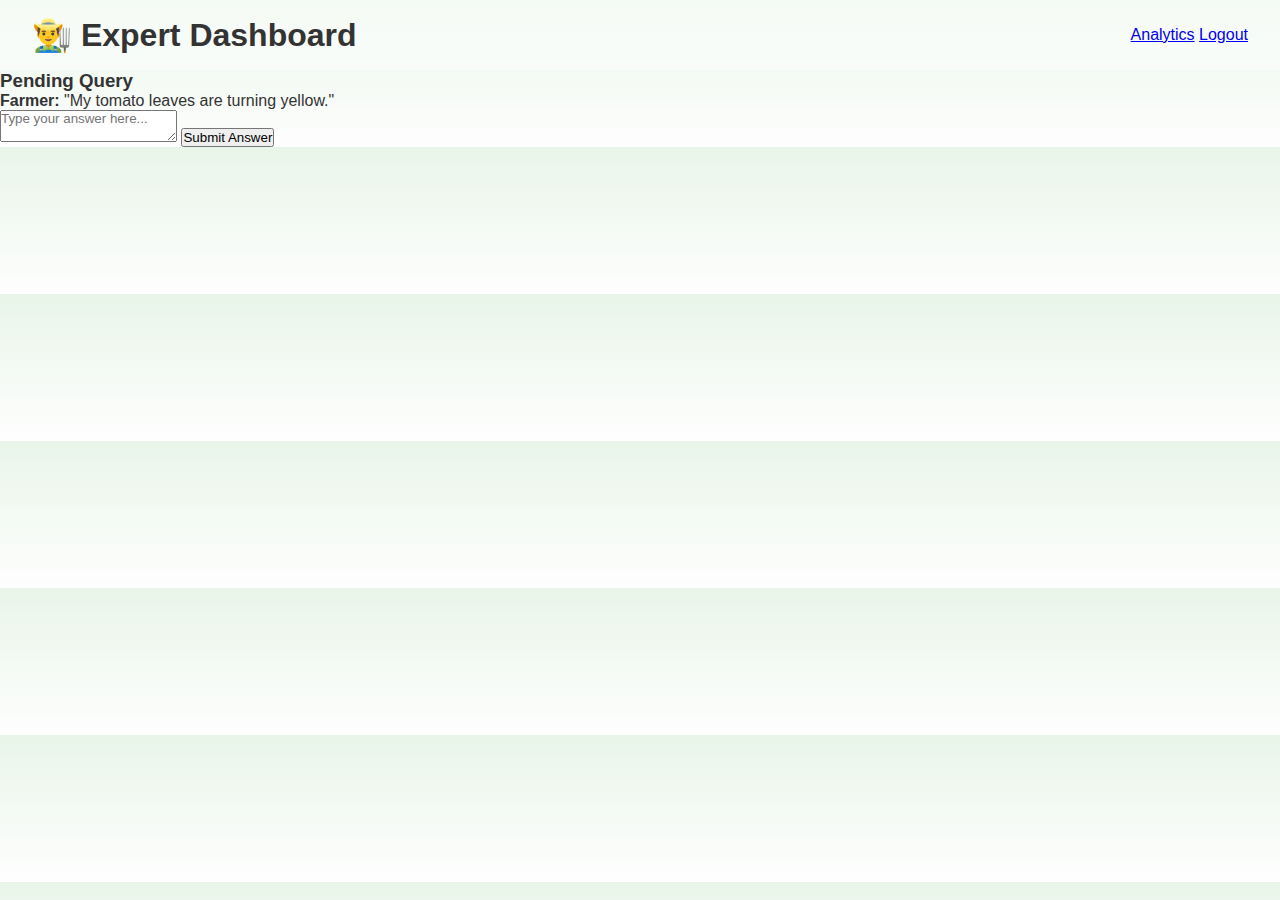
<file: expert.html>
<!DOCTYPE html>
<html lang="en">
<head>
  <meta charset="UTF-8">
  <title>Expert Dashboard</title>
  <link rel="stylesheet" href="css/style.css">
</head>
<body>
  <div class="navbar">
    <h1>👨‍🌾 Expert Dashboard</h1>
    <div>
      <a href="analytics.html">Analytics</a>
      <a href="index.html">Logout</a>
    </div>
  </div>

  <div class="card">
    <h3>Pending Query</h3>
    <p><b>Farmer:</b> "My tomato leaves are turning yellow."</p>
    <textarea id="answer" placeholder="Type your answer here..."></textarea>
    <button onclick="submitAnswer()">Submit Answer</button>
  </div>

  <script src="js/expert.js"></script>
</body>
</html>
</file>
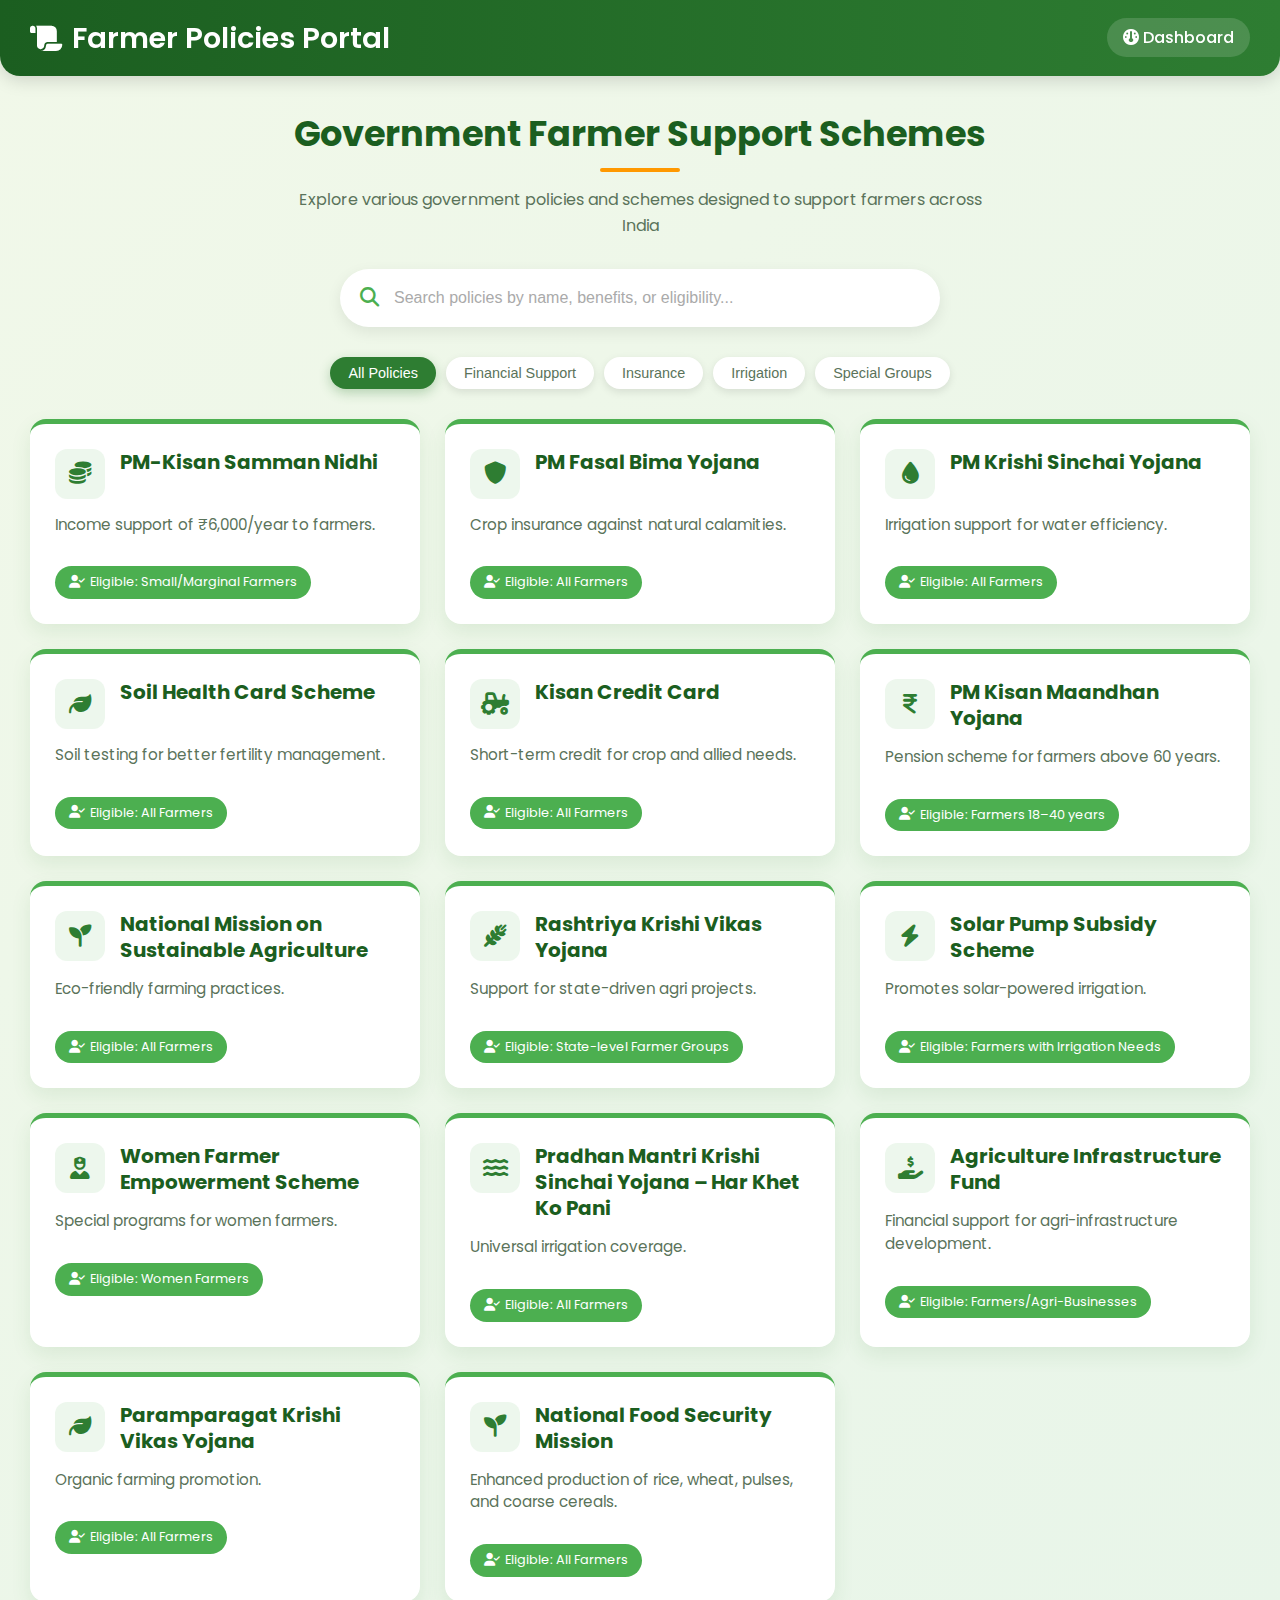
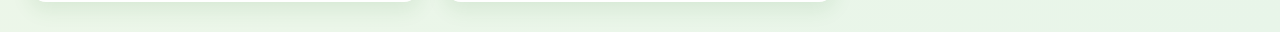
<file: policy.html>
<!DOCTYPE html>
<html lang="en">
<head>
  <meta charset="UTF-8">
  <meta name="viewport" content="width=device-width, initial-scale=1.0">
  <title>Farmer Policies</title>
  <link rel="stylesheet" href="https://cdnjs.cloudflare.com/ajax/libs/font-awesome/6.4.0/css/all.min.css">
  <link href="https://fonts.googleapis.com/css2?family=Poppins:wght@300;400;500;600;700&display=swap" rel="stylesheet">
  <style>
    :root {
      --primary: #2e7d32;
      --primary-light: #4caf50;
      --primary-dark: #1b5e20;
      --accent: #ff9800;
      --text-dark: #1e3a1e;
      --text-light: #5a735a;
      --bg-light: #f8fbf8;
      --card-shadow: 0 8px 20px rgba(46, 125, 50, 0.1);
      --card-shadow-hover: 0 12px 30px rgba(46, 125, 50, 0.2);
    }
    
    * {
      box-sizing: border-box;
      margin: 0;
      padding: 0;
    }
    
    body {
      font-family: 'Poppins', sans-serif;
      background: linear-gradient(135deg, #f1f8e9 0%, #e8f5e9 100%);
      color: var(--text-dark);
      line-height: 1.6;
      min-height: 100vh;
    }
    
    .navbar {
      display: flex;
      justify-content: space-between;
      align-items: center;
      background: linear-gradient(90deg, var(--primary-dark) 0%, var(--primary) 100%);
      color: #fff;
      padding: 15px 30px;
      border-bottom-left-radius: 20px;
      border-bottom-right-radius: 20px;
      box-shadow: 0 4px 18px rgba(0,0,0,0.15);
      animation: slideDown 0.7s ease;
      position: sticky;
      top: 0;
      z-index: 100;
    }
    
    @keyframes slideDown {
      from { transform: translateY(-100%); opacity: 0; }
      to { transform: translateY(0); opacity: 1; }
    }
    
    .navbar h1 {
      font-weight: 600;
      font-size: 1.8rem;
      display: flex;
      align-items: center;
      gap: 10px;
    }
    
    .navbar a {
      color: #fff;
      text-decoration: none;
      padding: 8px 16px;
      border-radius: 20px;
      background: rgba(255, 255, 255, 0.15);
      transition: all 0.3s ease;
      font-weight: 500;
    }
    
    .navbar a:hover {
      background: rgba(255, 255, 255, 0.25);
      transform: translateY(-2px);
    }
    
    .container {
      padding: 30px;
      max-width: 1300px;
      margin: auto;
    }
    
    .header {
      text-align: center;
      margin-bottom: 30px;
    }
    
    .header h2 {
      font-size: 2.2rem;
      color: var(--primary-dark);
      margin-bottom: 10px;
      position: relative;
      display: inline-block;
    }
    
    .header h2:after {
      content: '';
      position: absolute;
      bottom: -10px;
      left: 50%;
      transform: translateX(-50%);
      width: 80px;
      height: 4px;
      background: var(--accent);
      border-radius: 2px;
    }
    
    .header p {
      color: var(--text-light);
      max-width: 700px;
      margin: 15px auto 0;
    }
    
    .search-container {
      background: white;
      border-radius: 50px;
      padding: 5px 20px;
      margin: 0 auto 30px;
      max-width: 600px;
      box-shadow: 0 5px 15px rgba(0, 0, 0, 0.08);
      display: flex;
      align-items: center;
      transition: all 0.3s ease;
    }
    
    .search-container:focus-within {
      box-shadow: 0 5px 20px rgba(46, 125, 50, 0.25);
      transform: translateY(-2px);
    }
    
    .search-container i {
      color: var(--primary-light);
      font-size: 1.2rem;
    }
    
    .search-bar {
      flex: 1;
      border: none;
      padding: 15px;
      font-size: 1rem;
      outline: none;
      background: transparent;
      color: var(--text-dark);
    }
    
    .search-bar::placeholder {
      color: #aaa;
    }
    
    .filter-options {
      display: flex;
      justify-content: center;
      flex-wrap: wrap;
      gap: 10px;
      margin-bottom: 30px;
    }
    
    .filter-btn {
      padding: 8px 18px;
      background: white;
      border: none;
      border-radius: 20px;
      font-size: 0.9rem;
      cursor: pointer;
      transition: all 0.3s ease;
      box-shadow: 0 3px 8px rgba(0, 0, 0, 0.1);
      color: var(--text-light);
    }
    
    .filter-btn.active, .filter-btn:hover {
      background: var(--primary);
      color: white;
      box-shadow: 0 4px 12px rgba(46, 125, 50, 0.3);
    }
    
    .policies {
      display: grid;
      grid-template-columns: repeat(auto-fill, minmax(320px, 1fr));
      gap: 25px;
    }
    
    .card {
      background: #fff;
      border-radius: 16px;
      padding: 25px;
      box-shadow: var(--card-shadow);
      transition: all 0.3s ease;
      cursor: pointer;
      overflow: hidden;
      position: relative;
      border-top: 5px solid var(--primary-light);
    }
    
    .card:hover {
      transform: translateY(-8px);
      box-shadow: var(--card-shadow-hover);
    }
    
    .card-header {
      display: flex;
      align-items: flex-start;
      margin-bottom: 15px;
    }
    
    .icon-container {
      background: rgba(76, 175, 80, 0.1);
      width: 50px;
      height: 50px;
      border-radius: 12px;
      display: flex;
      align-items: center;
      justify-content: center;
      margin-right: 15px;
      flex-shrink: 0;
    }
    
    .icon-container i {
      color: var(--primary);
      font-size: 1.4rem;
    }
    
    .card h3 {
      margin: 0;
      font-size: 1.25rem;
      color: var(--primary-dark);
      line-height: 1.3;
    }
    
    .card p {
      color: var(--text-light);
      font-size: 0.95rem;
      margin-bottom: 15px;
      line-height: 1.5;
    }
    
    .details {
      max-height: 0;
      overflow: hidden;
      transition: max-height 0.5s ease;
      font-size: 0.9rem;
      color: #555;
      line-height: 1.6;
      padding-top: 0;
    }
    
    .card.open .details {
      max-height: 500px;
      padding-top: 15px;
      border-top: 1px solid #eee;
    }
    
    .badge {
      display: inline-flex;
      align-items: center;
      margin-top: 15px;
      padding: 6px 14px;
      font-size: 0.8rem;
      border-radius: 20px;
      color: #fff;
      background: var(--primary-light);
      animation: pulse 2s infinite;
      gap: 5px;
    }
    
    @keyframes pulse {
      0% { box-shadow: 0 0 0 0 rgba(76, 175, 80, 0.4); }
      70% { box-shadow: 0 0 0 8px rgba(76, 175, 80, 0); }
      100% { box-shadow: 0 0 0 0 rgba(76, 175, 80, 0); }
    }
    
    .read-more {
      position: absolute;
      bottom: 20px;
      right: 25px;
      color: var(--primary);
      font-size: 0.85rem;
      font-weight: 500;
      display: flex;
      align-items: center;
      gap: 5px;
      opacity: 0;
      transition: opacity 0.3s ease;
    }
    
    .card:hover .read-more {
      opacity: 1;
    }
    
    .no-results {
      grid-column: 1 / -1;
      text-align: center;
      padding: 40px;
      color: var(--text-light);
    }
    
    .no-results i {
      font-size: 3rem;
      margin-bottom: 15px;
      color: #ccc;
    }
    
    @media (max-width: 768px) {
      .navbar {
        flex-direction: column;
        gap: 15px;
        padding: 15px;
      }
      
      .container {
        padding: 20px;
      }
      
      .policies {
        grid-template-columns: 1fr;
      }
      
      .header h2 {
        font-size: 1.8rem;
      }
    }
  </style>
</head>
<body>
  <div class="navbar">
    <h1><i class="fa-solid fa-scroll"></i> Farmer Policies Portal</h1>
    <div>
      <a href="dashboard.html"><i class="fa-solid fa-gauge"></i> Dashboard</a>
    </div>
  </div>

  <div class="container">
    <div class="header">
      <h2>Government Farmer Support Schemes</h2>
      <p>Explore various government policies and schemes designed to support farmers across India</p>
    </div>
    
    <div class="search-container">
      <i class="fa-solid fa-magnifying-glass"></i>
      <input type="text" class="search-bar" id="search" placeholder="Search policies by name, benefits, or eligibility...">
    </div>
    
    <div class="filter-options">
      <button class="filter-btn active">All Policies</button>
      <button class="filter-btn">Financial Support</button>
      <button class="filter-btn">Insurance</button>
      <button class="filter-btn">Irrigation</button>
      <button class="filter-btn">Special Groups</button>
    </div>
    
    <div class="policies" id="policyList">
      <!-- Example Policy Card with More Details -->
      <div class="card">
        <div class="card-header">
          <div class="icon-container">
            <i class="fa-solid fa-coins"></i>
          </div>
          <h3>PM-Kisan Samman Nidhi</h3>
        </div>
        <p>Income support of ₹6,000/year to farmers.</p>
        <div class="details">
          Direct benefit transfer of ₹2,000 every 4 months to small and marginal farmers.
          Covers all farmer families owning cultivable land. Promotes financial stability,
          assists with farm inputs, and helps prevent distress sales of produce.
          Requires Aadhaar linking and bank account registration for transfer.
        </div>
        <span class="badge"><i class="fa-solid fa-user-check"></i> Eligible: Small/Marginal Farmers</span>
        <div class="read-more">Read more <i class="fa-solid fa-chevron-down"></i></div>
      </div>

      <div class="card">
        <div class="card-header">
          <div class="icon-container">
            <i class="fa-solid fa-shield"></i>
          </div>
          <h3>PM Fasal Bima Yojana</h3>
        </div>
        <p>Crop insurance against natural calamities.</p>
        <div class="details">
          Premium as low as 2% for Kharif and 1.5% for Rabi crops. Covers droughts, floods, pests, and diseases.
          Enables farmers to recover quickly from crop loss. Government subsidizes premium to reduce burden.
          Provides financial support to maintain livelihoods during crop failures.
        </div>
        <span class="badge"><i class="fa-solid fa-user-check"></i> Eligible: All Farmers</span>
        <div class="read-more">Read more <i class="fa-solid fa-chevron-down"></i></div>
      </div>

      <div class="card">
        <div class="card-header">
          <div class="icon-container">
            <i class="fa-solid fa-droplet"></i>
          </div>
          <h3>PM Krishi Sinchai Yojana</h3>
        </div>
        <p>Irrigation support for water efficiency.</p>
        <div class="details">
          Promotes micro-irrigation like drip and sprinkler systems to save water.
          Ensures "Per Drop More Crop". Includes assistance for irrigation infrastructure.
          Reduces dependency on monsoon and improves crop productivity sustainably.
        </div>
        <span class="badge"><i class="fa-solid fa-user-check"></i> Eligible: All Farmers</span>
        <div class="read-more">Read more <i class="fa-solid fa-chevron-down"></i></div>
      </div>

      <div class="card">
        <div class="card-header">
          <div class="icon-container">
            <i class="fa-solid fa-leaf"></i>
          </div>
          <h3>Soil Health Card Scheme</h3>
        </div>
        <p>Soil testing for better fertility management.</p>
        <div class="details">
          Provides farmers with soil reports every 2 years to guide fertilizer and nutrient use.
          Helps improve soil fertility, productivity, and reduces chemical overuse.
          Advises on crop-specific nutrient requirements and organic amendments.
        </div>
        <span class="badge"><i class="fa-solid fa-user-check"></i> Eligible: All Farmers</span>
        <div class="read-more">Read more <i class="fa-solid fa-chevron-down"></i></div>
      </div>

      <div class="card">
        <div class="card-header">
          <div class="icon-container">
            <i class="fa-solid fa-tractor"></i>
          </div>
          <h3>Kisan Credit Card</h3>
        </div>
        <p>Short-term credit for crop and allied needs.</p>
        <div class="details">
          Provides hassle-free credit at low interest rates for seeds, fertilizers, pesticides, and allied activities.
          Enables purchase of agricultural equipment and livestock support.
          Flexible repayment schedules, and promotes timely input procurement for higher yields.
        </div>
        <span class="badge"><i class="fa-solid fa-user-check"></i> Eligible: All Farmers</span>
        <div class="read-more">Read more <i class="fa-solid fa-chevron-down"></i></div>
      </div>

      <div class="card">
        <div class="card-header">
          <div class="icon-container">
            <i class="fa-solid fa-indian-rupee-sign"></i>
          </div>
          <h3>PM Kisan Maandhan Yojana</h3>
        </div>
        <p>Pension scheme for farmers above 60 years.</p>
        <div class="details">
          Monthly pension of ₹3,000 after 60 years of age.
          Farmers contribute ₹55–200/month based on age until 60.
          Ensures social security for small and marginal farmers and provides financial independence in old age.
        </div>
        <span class="badge"><i class="fa-solid fa-user-check"></i> Eligible: Farmers 18–40 years</span>
        <div class="read-more">Read more <i class="fa-solid fa-chevron-down"></i></div>
      </div>

      <div class="card">
        <div class="card-header">
          <div class="icon-container">
            <i class="fa-solid fa-seedling"></i>
          </div>
          <h3>National Mission on Sustainable Agriculture</h3>
        </div>
        <p>Eco-friendly farming practices.</p>
        <div class="details">
          Encourages organic farming, water-use efficiency, integrated pest management, and climate resilience.
          Provides training, subsidies, and technology support.
          Helps farmers adapt to changing climate while maintaining productivity and sustainability.
        </div>
        <span class="badge"><i class="fa-solid fa-user-check"></i> Eligible: All Farmers</span>
        <div class="read-more">Read more <i class="fa-solid fa-chevron-down"></i></div>
      </div>

      <div class="card">
        <div class="card-header">
          <div class="icon-container">
            <i class="fa-solid fa-wheat-awn"></i>
          </div>
          <h3>Rashtriya Krishi Vikas Yojana</h3>
        </div>
        <p>Support for state-driven agri projects.</p>
        <div class="details">
          Provides funds for infrastructure, innovation, crop diversification, and farmer training.
          Promotes public-private partnerships in agriculture.
          Encourages sustainable and profitable farming practices at state and district levels.
        </div>
        <span class="badge"><i class="fa-solid fa-user-check"></i> Eligible: State-level Farmer Groups</span>
        <div class="read-more">Read more <i class="fa-solid fa-chevron-down"></i></div>
      </div>

      <div class="card">
        <div class="card-header">
          <div class="icon-container">
            <i class="fa-solid fa-bolt"></i>
          </div>
          <h3>Solar Pump Subsidy Scheme</h3>
        </div>
        <p>Promotes solar-powered irrigation.</p>
        <div class="details">
          Subsidy up to 60% for installing solar pumps for irrigation.
          Reduces dependence on diesel and electricity.
          Supports renewable energy adoption and lowers long-term irrigation costs.
        </div>
        <span class="badge"><i class="fa-solid fa-user-check"></i> Eligible: Farmers with Irrigation Needs</span>
        <div class="read-more">Read more <i class="fa-solid fa-chevron-down"></i></div>
      </div>

      <div class="card">
        <div class="card-header">
          <div class="icon-container">
            <i class="fa-solid fa-user-nurse"></i>
          </div>
          <h3>Women Farmer Empowerment Scheme</h3>
        </div>
        <p>Special programs for women farmers.</p>
        <div class="details">
          Provides training, loans, and subsidies tailored to women farmers.
          Encourages entrepreneurship, organic farming, and self-help groups.
          Strengthens socio-economic status of women in agriculture.
        </div>
        <span class="badge"><i class="fa-solid fa-user-check"></i> Eligible: Women Farmers</span>
        <div class="read-more">Read more <i class="fa-solid fa-chevron-down"></i></div>
      </div>

      <!-- Additional Policies for 15 total -->
      <div class="card">
        <div class="card-header">
          <div class="icon-container">
            <i class="fa-solid fa-water"></i>
          </div>
          <h3>Pradhan Mantri Krishi Sinchai Yojana – Har Khet Ko Pani</h3>
        </div>
        <p>Universal irrigation coverage.</p>
        <div class="details">
          Aims to provide end-to-end irrigation facilities to every farm.
          Includes water harvesting, water distribution, and efficient water usage programs.
          Focuses on sustainable irrigation for crop security.
        </div>
        <span class="badge"><i class="fa-solid fa-user-check"></i> Eligible: All Farmers</span>
        <div class="read-more">Read more <i class="fa-solid fa-chevron-down"></i></div>
      </div>

      <div class="card">
        <div class="card-header">
          <div class="icon-container">
            <i class="fa-solid fa-hand-holding-dollar"></i>
          </div>
          <h3>Agriculture Infrastructure Fund</h3>
        </div>
        <p>Financial support for agri-infrastructure development.</p>
        <div class="details">
          Provides medium-long term credit for building warehouses, cold storage, and supply chain infrastructure.
          Aims to reduce post-harvest losses and improve farmers' income.
          Supports agribusinesses and farmer producer organizations.
        </div>
        <span class="badge"><i class="fa-solid fa-user-check"></i> Eligible: Farmers/Agri-Businesses</span>
        <div class="read-more">Read more <i class="fa-solid fa-chevron-down"></i></div>
      </div>

      <div class="card">
        <div class="card-header">
          <div class="icon-container">
            <i class="fa-solid fa-leaf"></i>
          </div>
          <h3>Paramparagat Krishi Vikas Yojana</h3>
        </div>
        <p>Organic farming promotion.</p>
        <div class="details">
          Encourages cluster-based organic farming.
          Provides certification, training, and market linkage for organic produce.
          Promotes chemical-free agriculture and environmental sustainability.
        </div>
        <span class="badge"><i class="fa-solid fa-user-check"></i> Eligible: All Farmers</span>
        <div class="read-more">Read more <i class="fa-solid fa-chevron-down"></i></div>
      </div>

      <div class="card">
        <div class="card-header">
          <div class="icon-container">
            <i class="fa-solid fa-seedling"></i>
          </div>
          <h3>National Food Security Mission</h3>
        </div>
        <p>Enhanced production of rice, wheat, pulses, and coarse cereals.</p>
        <div class="details">
          Provides seeds, technology, and extension support to increase productivity.
          Focuses on food security and improved nutritional outcomes.
          Assists farmers in adopting modern techniques for higher yields.
        </div>
        <span class="badge"><i class="fa-solid fa-user-check"></i> Eligible: All Farmers</span>
        <div class="read-more">Read more <i class="fa-solid fa-chevron-down"></i></div>
      </div>

    </div>
  </div>

  <script>
    // Toggle details on card click
    document.querySelectorAll('.card').forEach(card => {
      card.addEventListener('click', () => {
        card.classList.toggle('open');
        
        // Update read more text
        const readMore = card.querySelector('.read-more');
        if (card.classList.contains('open')) {
          readMore.innerHTML = 'Read less <i class="fa-solid fa-chevron-up"></i>';
        } else {
          readMore.innerHTML = 'Read more <i class="fa-solid fa-chevron-down"></i>';
        }
      });
    });

    // Search filter
    document.getElementById("search").addEventListener("keyup", function() {
      let value = this.value.toLowerCase();
      let hasResults = false;
      
      document.querySelectorAll(".card").forEach(card => {
        let text = card.innerText.toLowerCase();
        if (text.includes(value)) {
          card.style.display = "block";
          hasResults = true;
        } else {
          card.style.display = "none";
        }
      });
      
      // Show no results message if needed
      const noResults = document.getElementById('no-results');
      if (!hasResults) {
        if (!noResults) {
          const noResultsEl = document.createElement('div');
          noResultsEl.id = 'no-results';
          noResultsEl.className = 'no-results';
          noResultsEl.innerHTML = `
            <i class="fa-solid fa-magnifying-glass"></i>
            <h3>No policies found</h3>
            <p>Try different search terms or browse all policies</p>
          `;
          document.getElementById('policyList').appendChild(noResultsEl);
        }
      } else if (noResults) {
        noResults.remove();
      }
    });

    // Filter buttons (placeholder functionality)
    document.querySelectorAll('.filter-btn').forEach(btn => {
      btn.addEventListener('click', () => {
        document.querySelectorAll('.filter-btn').forEach(b => b.classList.remove('active'));
        btn.classList.add('active');
        // Actual filtering logic would go here
      });
    });
  </script>
</body>
</html>
</file>
<file: css/style.css>
/* Reset */
* {margin:0; padding:0; box-sizing:border-box; font-family:'Poppins', sans-serif;}
body {background: linear-gradient(to bottom, #e9f5e9, #fefefe); color:#333;}

/* Navbar */
.navbar {display:flex; justify-content:space-between; padding:1rem 2rem; align-items:center; background:#fff8;}
.logo {font-size:1.5rem; font-weight:600;}
.nav-links {list-style:none; display:flex; gap:1rem;}
.nav-links a {text-decoration:none; color:#333; transition:0.3s;}
.nav-links a:hover {color:#2e8b57; border-bottom:2px solid #2e8b57;}

/* Hero */
.hero {text-align:center; padding:4rem 2rem; background:url('../assets/bg-farm.jpg') center/cover no-repeat; color:white;}
.hero h1 {font-size:2.5rem; margin-bottom:1rem; text-shadow:0 2px 5px rgba(0,0,0,0.5);}
.hero p {font-size:1.2rem; max-width:600px; margin:auto;}

/* Login Card */
.login-card {
  width:350px; margin:2rem auto; padding:2rem;
  border-radius:15px; background:rgba(255,255,255,0.2);
  backdrop-filter:blur(15px); box-shadow:0 8px 25px rgba(0,0,0,0.2);
  animation:fadeIn 1s ease;
}
.login-card h2 {margin-bottom:1rem; text-align:center;}
.login-card label {display:block; margin-top:1rem; font-weight:600;}
.login-card input, select {
  width:100%; padding:0.8rem; margin-top:0.5rem; border:none; border-radius:10px;
  background:#fff9; outline:none; font-size:1rem;
}
.login-card input:focus {border:2px solid #2e8b57;}
#loginBtn {
  width:100%; margin-top:1.5rem; padding:0.8rem; border:none;
  border-radius:10px; background:#2e8b57; color:white; font-size:1rem; cursor:pointer;
  transition:all 0.3s;
}
#loginBtn:hover {background:#246b45;}
.register-text {text-align:center; margin-top:1rem;}

/* Animation */
@keyframes fadeIn {from {opacity:0; transform:translateY(20px);} to {opacity:1; transform:translateY(0);}}
</file>
